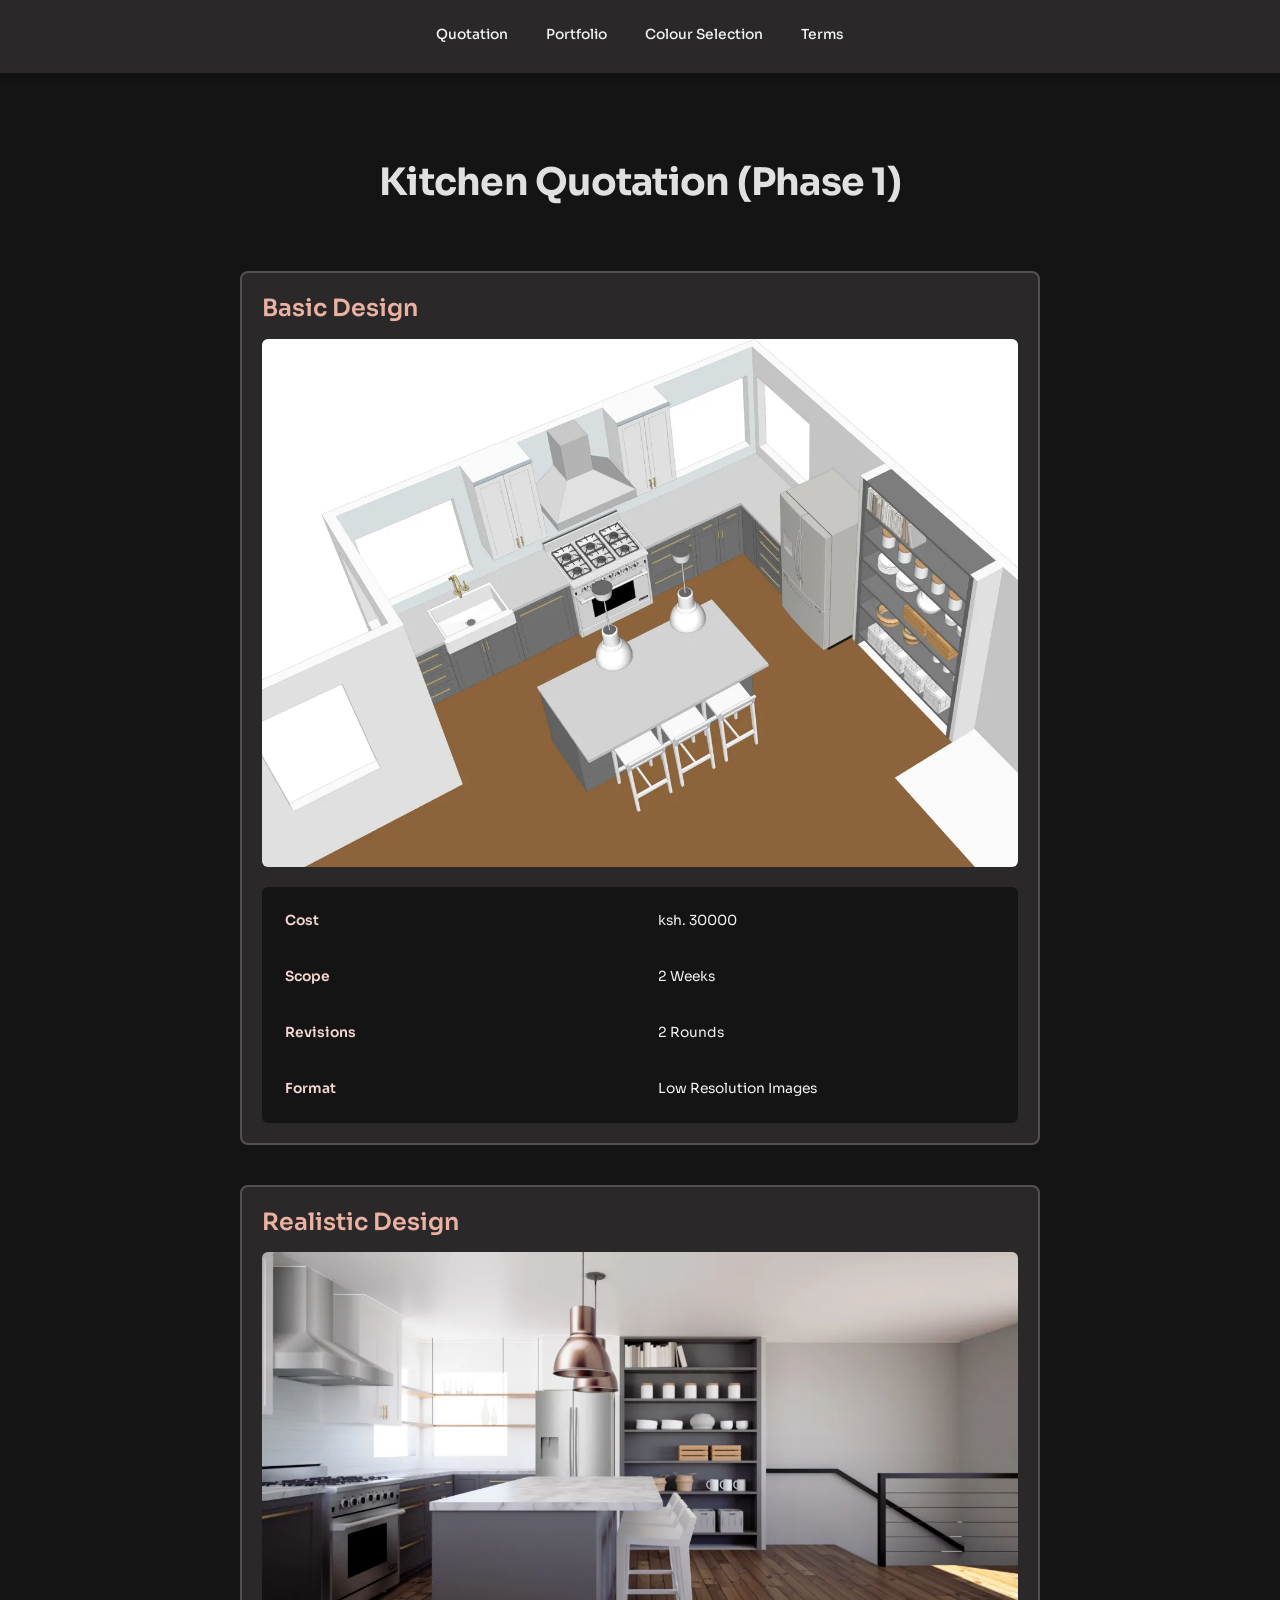
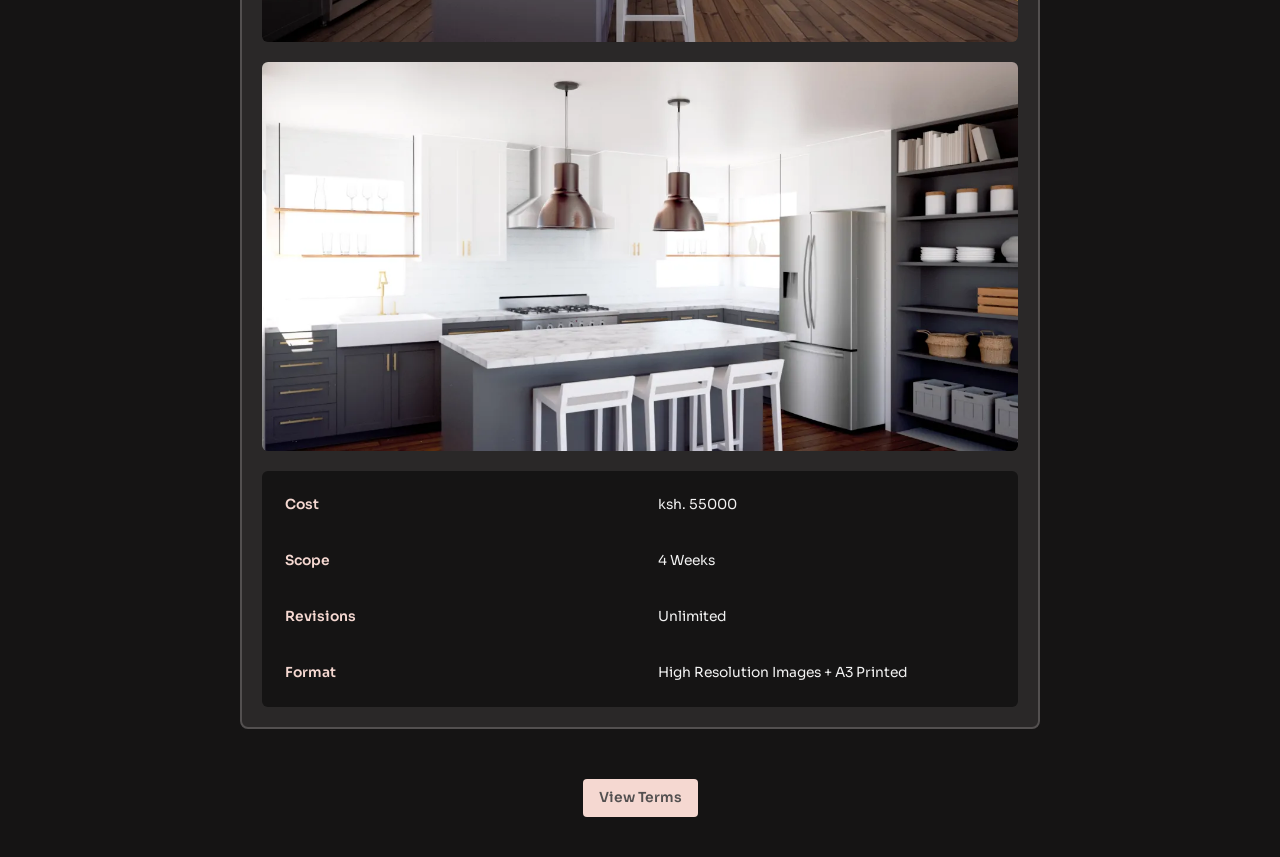
<file: quotation.html>
<!DOCTYPE html>
<html lang="en">
<head>
    <meta charset="UTF-8">
    <meta name="viewport" content="width=device-width, initial-scale=1.0">
    <title>Quotation - Renders Portfolio</title>
    <link rel="stylesheet" href="styles.css">
    <link rel="preconnect" href="https://fonts.googleapis.com">
    <link rel="preconnect" href="https://fonts.gstatic.com" crossorigin>
    <link href="https://fonts.googleapis.com/css2?family=Anton&family=Archivo+Narrow:ital,wght@0,400..700;1,400..700&family=Barlow+Condensed:ital,wght@0,100;0,200;0,300;0,400;0,500;0,600;0,700;0,800;0,900;1,100;1,200;1,300;1,400;1,500;1,600;1,700;1,800;1,900&family=Barlow:ital,wght@0,100;0,200;0,300;0,400;0,500;0,600;0,700;0,800;0,900;1,100;1,200;1,300;1,400;1,500;1,600;1,700;1,800;1,900&family=Bricolage+Grotesque:opsz,wght@12..96,200..800&family=Bungee+Hairline&family=Bungee+Inline&family=Bungee+Outline&family=Bungee+Shade&family=Bungee+Spice&family=Cabin+Sketch:wght@400;700&family=Comfortaa:wght@300..700&family=Courier+Prime:ital,wght@0,400;0,700;1,400;1,700&family=DM+Serif+Display:ital@0;1&family=DM+Serif+Text:ital@0;1&family=IBM+Plex+Sans:ital,wght@0,100..700;1,100..700&family=Iosevka+Charon:ital,wght@0,300;0,400;0,500;0,700;1,300;1,400;1,500;1,700&family=Macondo&family=Ojuju:wght@200..800&family=Outfit:wght@100..900&family=Pixelify+Sans:wght@400..700&family=Plus+Jakarta+Sans:ital,wght@0,200..800;1,200..800&family=Poiret+One&family=Press+Start+2P&family=Rubik+Dirt&family=Russo+One&family=Schibsted+Grotesk:ital,wght@0,400..900;1,400..900&family=Silkscreen:wght@400;700&family=Sora:wght@100..800&family=Space+Grotesk:wght@300..700&family=Urbanist:ital,wght@0,100..900;1,100..900&family=VT323&display=swap" rel="stylesheet">
</head>
<body>
    <!-- Navigation Bar -->
    <nav class="navbar">
        <div class="navbar-container">
            <div class="navbar-brand">RM</div>
            
            <!-- Desktop Menu -->
            <ul class="nav-menu">
                <li class="nav-item"><a href="#" onclick="goToPage('quotation.html')" class="nav-link">Quotation</a></li>
                <li class="nav-item"><a href="#" onclick="goToPage('index.html')" class="nav-link">Portfolio</a></li>
                <li class="nav-item"><a href="#" onclick="goToPage('colour-selection.html')" class="nav-link">Colour Selection</a></li>
                <!--<li class="nav-item"><a href="#" onclick="goToPage('designs.html')" class="nav-link">Designs</a></li>-->
                <li class="nav-item"><a href="#" onclick="goToPage('terms.html')" class="nav-link">Terms</a></li>
            </ul>
            
            <!-- Mobile Menu Toggle -->
            <button class="hamburger" id="hamburger">
                <img src="images/menu.svg" alt="Menu" class="hamburger-icon" id="hamburgerIcon">
            </button>
        </div>
    </nav>
    
    <!-- Mobile Menu Overlay -->
    <div class="menu-overlay" id="menuOverlay"></div>
    
    <!-- Mobile Menu -->
    <div class="mobile-menu" id="mobileMenu">
        <div class="mobile-menu-header">
            <button class="mobile-close-btn" id="closeMenu">
                <img src="images/close.svg" alt="Close" class="mobile-close-icon">
            </button>
        </div>
        <ul class="mobile-nav-menu">
            <li class="mobile-nav-item"><a href="#" onclick="goToPage('quotation.html')" class="mobile-nav-link">Quotation</a></li>
            <li class="mobile-nav-item"><a href="#" onclick="goToPage('index.html')" class="mobile-nav-link">Portfolio</a></li>
            <li class="mobile-nav-item"><a href="#" onclick="goToPage('colour-selection.html')" class="mobile-nav-link">Colour Selection</a></li>
            <!--<li class="mobile-nav-item"><a href="#" onclick="goToPage('designs.html')" class="mobile-nav-link">Designs</a></li>-->
            <li class="mobile-nav-item"><a href="#" onclick="goToPage('terms.html')" class="mobile-nav-link">Terms</a></li>
        </ul>
    </div>
    
    <main class="container">
        <header class="header">
            <h1 class="heading">Kitchen Quotation (Phase 1)</h1>
        </header>

        <section class="content-area">
            <div class="design-packages">
                <!-- Basic Design Card -->
                <div class="design-card">
                    <h2 class="design-card-title">Basic Design</h2>
                    <div class="design-card-inner">
                        <div class="images-container">
                            <img src="images/bsc.webp" alt="Basic Design Sample 1" class="design-image">
                        </div>

                        <div class="pricing-grid">
                            <div class="grid-item">Cost</div>
                            <div class="grid-item">ksh. 30000</div>
                            <div class="grid-item">Scope</div>
                            <div class="grid-item">2 Weeks</div>
                            <div class="grid-item">Revisions</div>
                            <div class="grid-item">2 Rounds</div>
                            <div class="grid-item">Format</div>
                            <div class="grid-item">Low Resolution Images</div>
                        </div>

                    </div>
                </div>

                <!-- Advanced Design Card -->
                <div class="design-card">
                    <h2 class="design-card-title">Realistic Design</h2>
                    <div class="design-card-inner">
                        <div class="images-container">
                            <img src="images/adv.webp" alt="Advanced Design Sample 1" class="design-image">
                        </div>
                        <div class="images-container">
                            <img src="images/adv2.webp" alt="Advanced Design Sample 1" class="design-image">
                        </div>

                        <div class="pricing-grid">
                            <div class="grid-item">Cost</div>
                            <div class="grid-item">ksh. 55000</div>
                            <div class="grid-item">Scope</div>
                            <div class="grid-item">4 Weeks</div>
                            <div class="grid-item">Revisions</div>
                            <div class="grid-item">Unlimited</div>
                            <div class="grid-item">Format</div>
                            <div class="grid-item">High Resolution Images + A3 Printed</div>
                        </div>

                    </div>
                </div>

                <a href="#" onclick="goToPage('terms.html')" class="view-terms-link">View Terms</a>
            </div>
        </section>
    </main>

    <script type="module" src="main.js"></script>
</body>
</html>
</file>
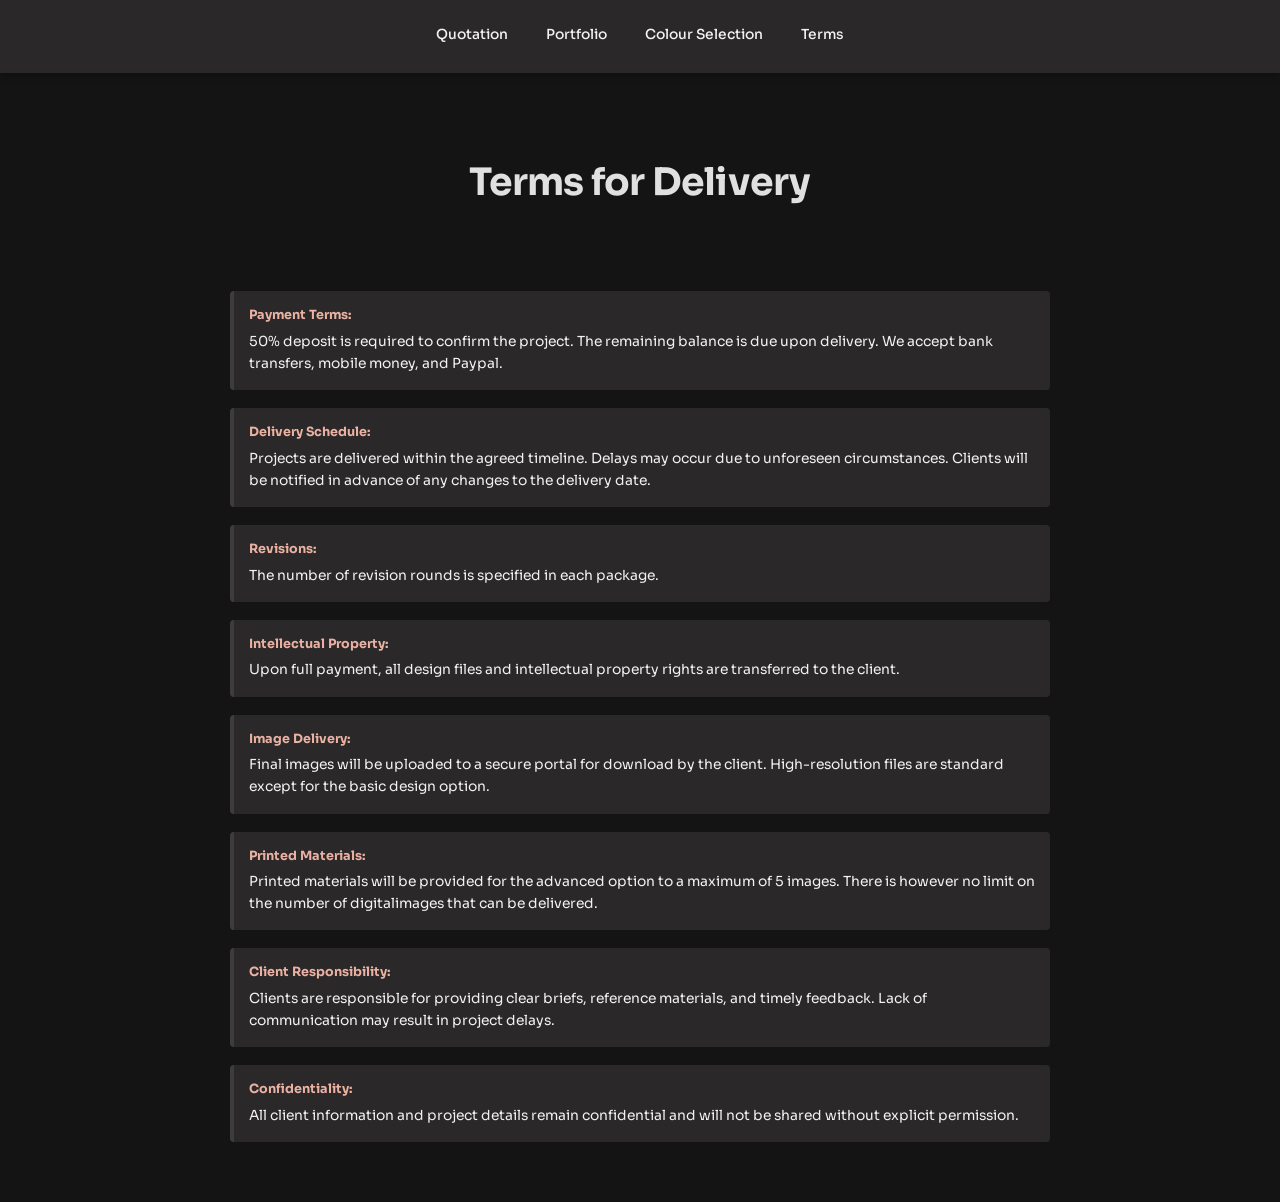
<file: terms.html>
<!DOCTYPE html>
<html lang="en">
<head>
    <meta charset="UTF-8">
    <meta name="viewport" content="width=device-width, initial-scale=1.0">
    <title>Terms for Delivery - Renders Portfolio</title>
    <link rel="stylesheet" href="styles.css">
    <link rel="preconnect" href="https://fonts.googleapis.com">
    <link rel="preconnect" href="https://fonts.gstatic.com" crossorigin>
    <link href="https://fonts.googleapis.com/css2?family=Anton&family=Archivo+Narrow:ital,wght@0,400..700;1,400..700&family=Barlow+Condensed:ital,wght@0,100;0,200;0,300;0,400;0,500;0,600;0,700;0,800;0,900;1,100;1,200;1,300;1,400;1,500;1,600;1,700;1,800;1,900&family=Barlow:ital,wght@0,100;0,200;0,300;0,400;0,500;0,600;0,700;0,800;0,900;1,100;1,200;1,300;1,400;1,500;1,600;1,700;1,800;1,900&family=Bricolage+Grotesque:opsz,wght@12..96,200..800&family=Bungee+Hairline&family=Bungee+Inline&family=Bungee+Outline&family=Bungee+Shade&family=Bungee+Spice&family=Cabin+Sketch:wght@400;700&family=Comfortaa:wght@300..700&family=Courier+Prime:ital,wght@0,400;0,700;1,400;1,700&family=DM+Serif+Display:ital@0;1&family=DM+Serif+Text:ital@0;1&family=IBM+Plex+Sans:ital,wght@0,100..700;1,100..700&family=Iosevka+Charon:ital,wght@0,300;0,400;0,500;0,700;1,300;1,400;1,500;1,700&family=Macondo&family=Ojuju:wght@200..800&family=Outfit:wght@100..900&family=Pixelify+Sans:wght@400..700&family=Plus+Jakarta+Sans:ital,wght@0,200..800;1,200..800&family=Poiret+One&family=Press+Start+2P&family=Rubik+Dirt&family=Russo+One&family=Schibsted+Grotesk:ital,wght@0,400..900;1,400..900&family=Silkscreen:wght@400;700&family=Sora:wght@100..800&family=Space+Grotesk:wght@300..700&family=Urbanist:ital,wght@0,100..900;1,100..900&family=VT323&display=swap" rel="stylesheet">
</head>
<body>
    <!-- Navigation Bar -->
    <nav class="navbar">
        <div class="navbar-container">
            <div class="navbar-brand">RM</div>
            
            <!-- Desktop Menu -->
            <ul class="nav-menu">
                <li class="nav-item"><a href="#" onclick="goToPage('quotation.html')" class="nav-link">Quotation</a></li>
                <li class="nav-item"><a href="#" onclick="goToPage('index.html')" class="nav-link">Portfolio</a></li>
                <li class="nav-item"><a href="#" onclick="goToPage('colour-selection.html')" class="nav-link">Colour Selection</a></li>
                <!--<li class="nav-item"><a href="#" onclick="goToPage('designs.html')" class="nav-link">Designs</a></li>-->
                <li class="nav-item"><a href="#" onclick="goToPage('terms.html')" class="nav-link">Terms</a></li>
            </ul>
            
            <!-- Mobile Menu Toggle -->
            <button class="hamburger" id="hamburger">
                <img src="images/menu.svg" alt="Menu" class="hamburger-icon" id="hamburgerIcon">
            </button>
        </div>
    </nav>
    
    <!-- Mobile Menu Overlay -->
    <div class="menu-overlay" id="menuOverlay"></div>
    
    <!-- Mobile Menu -->
    <div class="mobile-menu" id="mobileMenu">
        <div class="mobile-menu-header">
            <button class="mobile-close-btn" id="closeMenu">
                <img src="images/close.svg" alt="Close" class="mobile-close-icon">
            </button>
        </div>
        <ul class="mobile-nav-menu">
            <li class="mobile-nav-item"><a href="#" onclick="goToPage('quotation.html')" class="mobile-nav-link">Quotation</a></li>
            <li class="mobile-nav-item"><a href="#" onclick="goToPage('index.html')" class="mobile-nav-link">Portfolio</a></li>
            <li class="mobile-nav-item"><a href="#" onclick="goToPage('colour-selection.html')" class="mobile-nav-link">Colour Selection</a></li>
            <!--<li class="mobile-nav-item"><a href="#" onclick="goToPage('designs.html')" class="mobile-nav-link">Designs</a></li>-->
            <li class="mobile-nav-item"><a href="#" onclick="goToPage('terms.html')" class="mobile-nav-link">Terms</a></li>
        </ul>
    </div>
    
    <main class="container">
        <header class="header">
            <h1 class="heading">Terms for Delivery</h1>
        </header>

        <section class="content-area">
            <div class="terms-content">
                <ul class="terms-list">
                    <li class="term-item">
                        <strong>Payment Terms:</strong> 50% deposit is required to confirm the project. The remaining balance is due upon delivery. We accept bank transfers, mobile money, and Paypal.
                    </li>
                    <li class="term-item">
                        <strong>Delivery Schedule:</strong> Projects are delivered within the agreed timeline. Delays may occur due to unforeseen circumstances. Clients will be notified in advance of any changes to the delivery date.
                    </li>
                    <li class="term-item">
                        <strong>Revisions:</strong> The number of revision rounds is specified in each package. <!--Additional revisions beyond the agreed limit will incur extra charges at ksh. 5000 per round.-->
                    </li>
                    <li class="term-item">
                        <strong>Intellectual Property:</strong> Upon full payment, all design files and intellectual property rights are transferred to the client. <!--The designer retains the right to use the work in portfolio and promotional materials.-->
                    </li>
                    <!--<li class="term-item">
                        <strong>Cancellation Policy:</strong> Projects cancelled before work begins will result in loss of the deposit. Cancellations during production will be charged for work already completed.
                    </li>-->
                    <li class="term-item">
                        <strong>Image Delivery:</strong> Final images will be uploaded to a secure portal for download by the client. High-resolution files are standard except for the basic design option.
                    </li>
                    <li class="term-item">
                        <strong>Printed Materials:</strong> Printed materials will be provided for the advanced option to a maximum of 5 images. There is however no limit on the number of digitalimages that can be delivered.
                    </li>
                    <li class="term-item">
                        <strong>Client Responsibility:</strong> Clients are responsible for providing clear briefs, reference materials, and timely feedback. Lack of communication may result in project delays.
                    </li>
                    <li class="term-item">
                        <strong>Confidentiality:</strong> All client information and project details remain confidential and will not be shared without explicit permission.
                    </li>
                </ul>
            </div>
        </section>
    </main>

    <script type="module" src="main.js"></script>
</body>
</html>
</file>
<file: styles.css>
html {
   box-sizing: border-box;
   font-family: "Sora", monospace;
   font-size: 62.5%;
}


*, *::before, *::after {
   box-sizing: inherit;
}


 :root {
   --nt-050: #f2f2f2;
   --nt-50: #e1e0e0;
   --nt-100: #c3c1c1;
   --nt-200: #a4a2a2;
   --nt-300: #868383;
   --nt-400: #686464;
   --nt-500: #535050;
   --nt-600: #3e3c3c;
   --nt-700: #2a2828;
   --nt-800: #151414;

   --p-050: #faece8;
   --p-50: #f5d8d1;
   --p-100: #ebb2a4;
   --p-200: #e18b76;
   --p-300: #d76549;
   --p-400: #cd3e1b;
   --p-500: #a43216;
   --p-600: #7b2510;
   --p-700: #52190b;
   --p-800: #290c05;

   --s-050: #e6f3f2;
   --s-50:  #cce7e5;
   --s-100: #99cfcb;
   --s-200: #66b7b2;
   --s-300: #339f98;
   --s-400: #00877f;
   --s-500: #006b63;
   --s-600: #005047;
   --s-700: #00352f;
   --s-800: #001a17;

   --n-50: #f7f7f7;
   --n-100: #e4e4e4;
   --n-200: #c8c8c8;
   --n-300: #a8a8a8;
   --n-400: #7a7a7a;

   --success-50: #e6f4ec;
   --success-100: #b8e0c9;
   --success-200: #7fc89d;
   --success-300: #47b071;
   --success-400: #1f8f4d;

   --warning-050: #fff9e6;
   --warning-100: #ffe999;
   --warning-200: #ffd366;
   --warning-300: #ffb733;
   --warning-400: #e68a00;

   --error-050: #fdeaea;
   --error-100: #f5b8b8;
   --error-200: #eb7f7f;
   --error-300: #e04747;
   --error-400: #b81f1f;
 }

 h1 {
   font-size: clamp(3rem, 2.5rem + 1vw, 6rem);
   line-height: 1.2;
}


h2 {
   font-size: clamp(2.4rem, 2rem + 0.8vw, 4.8rem);
   line-height: 1.25;
}


h3 {
   font-size: clamp(1.8rem, 1.6rem + 0.6vw, 3.6rem);
   line-height: 1.3;
}


h4 {
   font-size: clamp(1.4rem, 1.2rem + 0.4vw, 2.4rem);
   line-height: 1.4;
}


h5 {
   font-size: clamp(1.2rem, 1rem + 0.3vw, 2rem);
   line-height: 1.5;
}


h6 {
   font-size: clamp(1.1rem, 0.95rem + 0.25vw, 1.8rem);
   line-height: 1.55;
}


p {
   font-size: clamp(1.2rem, 1rem + 0.3vw, 1.6rem);
   line-height: 1.6;
   color: var(--nt-800);
}


/* ===== Base Styles ===== */
body {
   margin: 0;
   padding: 0;
   background-color: var(--nt-800);
   color: var(--nt-050);
   line-height: 1.6;
}

a, button {
   text-decoration: none;
   border: none;
   cursor: pointer;
}

img {
   max-width: 100%;
   height: auto;
   display: block;
}


/* ===== Navigation Bar ===== */
.navbar {
   position: fixed;
   top: 0;
   left: 0;
   width: 100%;
   background-color: var(--nt-700);
   padding: clamp(1.2rem, 1rem + 1vw, 1.8rem) clamp(1.5rem, 1rem + 2vw, 2rem);
   box-shadow: 0 2px 8px rgba(0, 0, 0, 0.3);
   z-index: 100;
}

.navbar-container {
   max-width: 900px;
   margin: 0 auto;
   display: flex;
   align-items: center;
   justify-content: center;
   width: 100%;
}

.navbar-brand {
   display: none;
}

.nav-menu {
   display: flex;
   list-style: none;
   margin: 0;
   padding: 0;
   gap: clamp(2rem, 2.5rem + 1vw, 4rem);
}

.nav-item {
   position: relative;
}

.nav-link {
   font-size: clamp(1.2rem, 1rem + 0.3vw, 2rem);
   font-weight: 500;
   color: var(--nt-050);
   transition: color 0.3s ease;
   padding: 0.7rem 0;
   border-bottom: 2px solid transparent;
   transition: border-color 0.3s ease;
   display: inline-block;
   min-height: 2.8rem;
   display: flex;
   align-items: center;
   line-height: 1.5;
}

.nav-link:hover {
   color: var(--p-100);
   border-bottom: 2px solid var(--p-100);
}

/* Hamburger Menu (Hidden on Desktop) */
.hamburger {
   display: none;
   flex-direction: column;
   cursor: pointer;
   gap: 0.5rem;
   background: none;
   border: none;
   padding: 0;
   width: 2.4rem;
   height: 2.4rem;
   align-items: center;
   justify-content: center;
}

.hamburger-icon {
   width: 2.4rem;
   height: 2.4rem;
   filter: brightness(0) invert(1);
}

/* Mobile Menu (Hidden by Default) */
.menu-overlay {
   display: none;
   position: fixed;
   top: 0;
   left: 0;
   width: 100%;
   height: 100%;
   background-color: rgba(0, 0, 0, 0.5);
   z-index: 98;
   transition: opacity 0.3s ease;
}

.menu-overlay.active {
   display: block;
}

.mobile-menu {
   display: none;
   position: fixed;
   top: -75%;
   left: 0;
   width: 100%;
   height: 60vh;
   background-color: var(--nt-700);
   transition: top 0.3s ease;
   z-index: 99;
   overflow-y: auto;
}

.mobile-menu.active {
   top: 0;
   display: flex;
   flex-direction: column;
   justify-content: center;
}

.mobile-menu-header {
   position: sticky;
   top: 0;
   padding: 1.5rem 2rem;
   border-bottom: 1px solid var(--nt-600);
   background-color: var(--nt-700);
   z-index: 100;
   display: none;
}

.mobile-close-btn {
   background: none;
   padding: 0;
   width: 2.4rem;
   height: 2.4rem;
   display: flex;
   align-items: center;
   justify-content: center;
   cursor: pointer;
   border: none;
}

.mobile-close-icon {
   width: 100%;
   height: 100%;
   filter: brightness(0) invert(1);
}

.mobile-nav-menu {
   list-style: none;
   margin: 0;
   padding: 0;
   display: flex;
   flex-direction: column;
   align-items: center;
   gap: 0;
   margin-top: 10%;
}

.mobile-nav-item {
   border-bottom: 1px solid var(--nt-600);
}

.mobile-nav-item:first-child {
   border-top: none;
}

.mobile-nav-link {
   display: block;
   padding: 1.5rem 2rem;
   font-size: clamp(1.2rem, 1rem + 0.3vw, 2rem);
   font-weight: 500;
   color: var(--nt-050);
   transition: background-color 0.3s ease, color 0.3s ease;
   line-height: 1.5;
}

.mobile-nav-link:active {
   background-color: var(--nt-600);
   color: var(--p-400);
}

/* ===== Responsive Design ===== */
@media (max-width: 768px) {
   .nav-menu {
      display: none;
   }

   .hamburger {
      display: flex;
   }

   .mobile-menu {
      display: block;
   }
}

@media (min-width: 769px) {
   .mobile-menu {
      display: none !important;
   }
}


/* ===== Container & Header ===== */
.container {
   max-width: 900px;
   margin: 0 auto;
   padding: clamp(8rem, 6rem + 4vw, 10rem) clamp(1.5rem, 1rem + 2vw, 2rem) clamp(2rem, 1.5rem + 2vw, 4rem) clamp(1.5rem, 1rem + 2vw, 2rem);
   margin-top: 6rem;
}

.header {
   margin-bottom: clamp(5rem, 4rem + 2vw, 7.2rem);
   text-align: center;
}

.heading {
   font-size: clamp(3rem, 2.5rem + 1vw, 6rem);
   font-weight: 700;
   margin: 0;
   color: var(--nt-50);
   letter-spacing: -0.02em;
   line-height: 1.2;
}

.header h5 {
    font-weight: 50;
}


/* ===== Gallery Sections ===== */
.gallery-section {
   margin-bottom: clamp(8rem, 6rem + 3vw, 12rem);
}

.gallery-section:last-child {
   margin-bottom: 0;
}

.section-heading {
    display: flex;
    justify-content: center;
   font-size: clamp(2.4rem, 2rem + 0.8vw, 4.8rem);
   font-weight: 600;
   margin: 0 0 2rem 0;
   color: var(--nt-200);
   letter-spacing: -0.01em;
   text-transform: capitalize;
   line-height: 1.25;
}

/* ===== Gallery Grid ===== */
.gallery {
   display: flex;
   flex-direction: column;
   gap: clamp(2rem, 1.5rem + 2vw, 3rem);
}

.gallery-item {
   cursor: pointer;
   overflow: hidden;
   border-radius: 0.4rem;
   aspect-ratio: 4 / 3;
   background-color: var(--nt-700);
   transition: transform 0.3s ease, box-shadow 0.3s ease;
   line-height: 1.2;
}

.gallery-item:hover {
   transform: scale(1.02);
   box-shadow: 0 8px 24px rgba(0, 0, 0, 0.4);
}

.gallery-image {
   width: 100%;
   height: 100%;
   object-fit: cover;
   transition: transform 0.3s ease;
}

.gallery-item:hover .gallery-image {
   transform: scale(1.03);
}


/* ===== Lightbox Modal ===== */
.lightbox {
   display: none;
   position: fixed;
   top: 0;
   left: 0;
   width: 100%;
   height: 100%;
   background-color: rgba(21, 20, 20, 0.95);
   backdrop-filter: blur(2px);
   z-index: 1000;
   align-items: center;
   justify-content: center;
}

.lightbox.active {
   display: flex;
}

.lightbox-content {
   position: relative;
   width: 90%;
   height: 90%;
   display: flex;
   align-items: center;
   justify-content: center;
}

.lightbox-image {
   max-width: 100%;
   max-height: 100%;
   object-fit: contain;
   border-radius: 0.4rem;
}

.lightbox-close {
   position: absolute;
   top: 2rem;
   right: 2rem;
   background: none;
   padding: 0.8rem;
   display: flex;
   align-items: center;
   justify-content: center;
   border-radius: 0.4rem;
   transition: background-color 0.3s ease, transform 0.2s ease;
   z-index: 1001;
}

.lightbox-close:hover {
   background-color: rgba(205, 62, 27, 0.2);
   transform: scale(1.1);
}

.lightbox-close:active {
   transform: scale(0.95);
}

.lightbox-nav {
   position: absolute;
   top: 50%;
   transform: translateY(-50%);
   background: none;
   padding: 1.2rem;
   display: flex;
   align-items: center;
   justify-content: center;
   border-radius: 8px;
   transition: background-color 0.3s ease, transform 0.2s ease;
   z-index: 1001;
}

.lightbox-nav:hover {
   background-color: var(--nt-400);
   transform: translateY(-50%) scale(1.1);
}

.lightbox-nav-prev {
   left: 2rem;
}

.lightbox-nav-next {
   right: 2rem;
}

svg.icon {
   width: 40px;
   height: 4rem;
   fill: var(--nt-200);
}


/* ===== Responsive Design ===== */
@media (max-width: 768px) {
   .container {
      padding: clamp(3rem, 2rem + 4vw, 4rem) 1.5rem;
   }

   .section-heading {
        display: flex;
        justify-content: center;
        gap: 0.8rem;
   }

   .gallery {
      gap: clamp(1.5rem, 1rem + 1.5vw, 2.4rem);
   }

   .lightbox-nav {
      display: none;
   }

   .lightbox-close {
      padding: 0.6rem;
   }

   .icon {
      width: 2rem;
      height: 2rem;
   }
}

@media (max-width: 480px) {
   .container {
      padding: clamp(2.4rem, 1.5rem + 3vw, 3rem) 1rem;
   }

   .gallery {
      gap: clamp(1rem, 0.8rem + 1.5vw, 1.8rem);
   }

   .lightbox-close {
      top: 1rem;
      right: 1rem;
      padding: 0.5rem;
   }

   .icon {
      width: 1.6rem;
      height: 1.6rem;
   }
}


/* ===== Design Packages & Cards ===== */
.design-packages {
   display: flex;
   flex-direction: column;
   gap: clamp(2.5rem, 2rem + 2vw, 4rem);
   align-items: center;
   justify-content: center;
   width: 100%;
}

.design-card {
   width: 100%;
   max-width: 80rem;
   border: 2px solid var(--nt-500);
   border-radius: 0.8rem;
   padding: clamp(1.5rem, 1rem + 1.5vw, 2rem);
   background-color: var(--nt-700);
   display: flex;
   flex-direction: column;
}

.design-card-title {
   margin: 0 0 1.5rem 0;
   font-size: clamp(1.8rem, 1.6rem + 0.6vw, 3.6rem);
   font-weight: 600;
   color: var(--p-100);
   line-height: 1.3;
}

.design-card-inner {
   display: flex;
   flex-direction: column;
   gap: clamp(1.5rem, 1rem + 1.5vw, 2rem);
}

.images-container {
   display: flex;
   justify-content: center;
   align-items: center;
   min-height: 25rem;
   border-radius: 0.6rem;
   overflow: hidden;
   background-color: var(--nt-800);
}

.design-image {
   width: 100%;
   height: 100%;
   object-fit: cover;
}

/* Pricing Grid */
.pricing-grid {
   display: grid;
   grid-template-columns: 1fr 1fr;
   gap: clamp(0.8rem, 0.5rem + 1vw, 2rem) clamp(1rem, 0.8rem + 1.5vw, 2rem);
   padding: clamp(1rem, 0.8rem + 1vw, 1.5rem);
   background-color: var(--nt-800);
   border-radius: 0.6rem;
}

.grid-item {
   display: flex;
   align-items: center;
   font-size: clamp(1.2rem, 1rem + 0.3vw, 1.6rem);
   padding: 0.8rem;
   color: var(--nt-050);
   line-height: 1.6;
}

.grid-item:nth-child(odd) {
   font-weight: 600;
   color: var(--p-50);
}

/* View Terms Link */
.view-terms-link {
   display: inline-block;
   padding: 0.8rem 1.6rem;
   background-color: var(--p-50);
   color: var(--nt-500);
   border-radius: 0.4rem;
   font-weight: 600;
   font-size: clamp(1.2rem, 1rem + 0.3vw, 1.6rem);
   transition: all 0.3s ease;
   margin-top: 1rem;
   line-height: 1.6;
}

.view-terms-link:hover {
   background-color: var(--p-300);
   transform: translateX(4px);
}

/* Terms Content */
.terms-content {
   padding: clamp(1.5rem, 1rem + 2vw, 2rem);
}

.terms-list {
   list-style: none;
   padding: 0;
   margin: 0;
   display: flex;
   flex-direction: column;
   gap: clamp(1.2rem, 1rem + 1vw, 1.8rem);
}

.term-item {
   padding: 1.5rem;
   background-color: var(--nt-700);
   border-left: 4px solid var(--nt-600);
   border-radius: 0.4rem;
   font-size: clamp(1.2rem, 1rem + 0.3vw, 1.6rem);
   line-height: 1.6;
   color: var(--nt-050);
   transition: all 0.3s ease;
}

.term-item:hover {
   border-left-color: var(--p-200);
   background-color: var(--nt-600);
}

.term-item strong {
   color: var(--p-100);
   display: block;
   margin-bottom: 0.5rem;
   font-size: clamp(1.1rem, 0.95rem + 0.25vw, 1.8rem);
   line-height: 1.55;
}

/* ===== Colour Selection ===== */
.colour-select-section {
   display: flex;
   flex-direction: column;
   align-items: center;
   justify-content: center;
   margin-bottom: clamp(3rem, 5vw, 5rem);
   padding-bottom: clamp(2rem, 3vw, 3rem);
   border-bottom: 2px solid var(--nt-600);
}

.section-title {
   color: var(--p-100);
   margin-bottom: clamp(1.5rem, 3vw, 2.5rem);
   font-weight: 600;
}

.materials-grid {
   display: grid;
   grid-template-columns: 1fr;
   gap: clamp(1.5rem, 3vw, 2.5rem);
}

/* Tablet: 2 columns */
@media (min-width: 481px) and (max-width: 767px) {
   .materials-grid {
      grid-template-columns: repeat(2, 1fr);
   }
}

/* Small Desktop: 3 columns */
@media (min-width: 768px) and (max-width: 1023px) {
   .materials-grid {
      grid-template-columns: repeat(3, 1fr);
   }
}

/* Large Desktop: 4 columns */
@media (min-width: 1024px) {
   .materials-grid {
      grid-template-columns: repeat(3, 1fr);
   }
}

/* Material Container */
.material-cont {
   display: flex;
   flex-direction: column;
   background-color: var(--nt-700);
   border-radius: 0.8rem;
   overflow: hidden;
   transition: transform 0.3s ease, box-shadow 0.3s ease;
   border: 2px solid var(--nt-600);
}

.material-cont:hover {
   transform: translateY(-4px);
   box-shadow: 0 8px 16px rgba(0, 0, 0, 0.4);
   border-color: var(--nt-500);
}

.material-image {
   width: 100%;
   aspect-ratio: 1 / 1;
   object-fit: cover;
   display: block;
}

.material-name-cont {
   display: flex;
   flex-direction: column;
   align-items: center;
   justify-content: space-between;
   padding: clamp(1.6rem, 2vw, 2rem);
   gap: 1.6rem;
   background-color: var(--nt-600);
}

.material-name {
   font-size: clamp(1rem, 1.5vw, 1.3rem);
   color: var(--nt-100);
   flex: 1;
   word-break: break-word;
}

/* Add Button (Success Colors) */
.material-add-btn {
   padding: 0.6rem 1.2rem;
   height: 3.2rem;
   width: 8rem;
   background-color: var(--s-500);
   color: var(--nt-50);
   border-radius: 0.4rem;
   border: 1px solid var(--nt-300);
   font-weight: 600;
   font-size: clamp(1.2rem, 1.2vw, 1.3rem);
   transition: all 0.2s ease;
   white-space: nowrap;
   flex-shrink: 0;
}

.material-add-btn:hover {
   background-color: var(--s-500);
   transform: scale(1.05);
}

.material-add-btn:active {
   transform: scale(0.98);
}

/* Selected Colors Section */
.colour-selected-section {
   display: flex;
   flex-direction: column;
   align-items: center;
   margin-top: clamp(2rem, 3vw, 3rem);
}

.selected-materials-container {
   display: grid;
   grid-template-columns: 1fr;
   gap: clamp(1.5rem, 3vw, 2.5rem);
   min-height: 150px;
}

/* Tablet: 2 columns */
@media (min-width: 481px) and (max-width: 767px) {
   .selected-materials-container {
      grid-template-columns: repeat(2, 1fr);
   }
}

/* Small Desktop: 3 columns */
@media (min-width: 768px) and (max-width: 1023px) {
   .selected-materials-container {
      grid-template-columns: repeat(3, 1fr);
   }
}

/* Large Desktop: 3 columns */
@media (min-width: 1024px) {
   .selected-materials-container {
      grid-template-columns: repeat(3, 1fr);
   }
}

.empty-state-message {
   width: 100%;
   text-align: center;
   color: var(--nt-300);
   font-style: italic;
   padding: clamp(2rem, 4vw, 3rem);
   font-size: clamp(1.1rem, 1.5vw, 1.4rem);
}

.empty-state-link {
   color: var(--s-400);
   text-decoration: none;
   font-weight: 600;
   transition: color 0.2s ease;
   display: inline;
}

.empty-state-link:hover {
   color: var(--s-300);
   text-decoration: underline;
}

/* Selected Material Container */
.selected-material-cont {
   display: flex;
   flex-direction: column;
   background-color: var(--nt-700);
   border-radius: 0.8rem;
   overflow: hidden;
   transition: transform 0.3s ease, box-shadow 0.3s ease;
   border: 2px solid var(--nt-600);
}

.selected-material-cont:hover {
   transform: translateY(-4px);
   box-shadow: 0 8px 16px rgba(0, 0, 0, 0.4);
   border-color: var(--s-300);
}

.selected-material-image {
   width: 100%;
   aspect-ratio: 1 / 1;
   object-fit: cover;
   display: block;
}

.selected-material-name-cont {
   display: flex;
   flex-direction: column;
   align-items: center;
   justify-content: space-between;
   padding: clamp(1.6rem, 2vw, 2rem);
   gap: 2rem;
   background-color: var(--nt-600);
}

.selected-material-name {
   font-size: clamp(1rem, 1.5vw, 1.3rem);
   color: var(--nt-100);
   flex: 1;
   word-break: break-word;
}

/* Remove Button (Error Colors) */
.material-remove-btn {
   padding: 0.6rem 1.2rem;
   height: 3.2rem;
   width: 8rem;
   background-color: var(--p-500);
   color: var(--nt-50);
   border-radius: 0.4rem;
   font-weight: 600;
   font-size: clamp(0.9rem, 1.2vw, 1.1rem);
   transition: all 0.2s ease;
   white-space: nowrap;
   flex-shrink: 0;
}

.material-remove-btn:hover {
   background-color: var(--error-300);
   transform: scale(1.05);
}

.material-remove-btn:active {
   transform: scale(0.98);
}

/* Key Modal */
.modal-overlay {
   position: fixed;
   top: 0;
   left: 0;
   width: 100%;
   height: 100%;
   background-color: rgba(0, 0, 0, 0.7);
   display: flex;
   justify-content: center;
   align-items: center;
   z-index: 1000;
}

.modal-content {
   background-color: var(--nt-700);
   border-radius: 0.8rem;
   padding: clamp(2rem, 4vw, 3rem);
   max-width: 400px;
   width: 90%;
   box-shadow: 0 12px 32px rgba(0, 0, 0, 0.5);
   border: 2px solid var(--nt-600);
}

.modal-content h3 {
   margin: 0 0 1.5rem 0;
   color: var(--p-100);
   font-size: clamp(1.4rem, 2vw, 1.8rem);
}

.key-input {
   width: 100%;
   padding: 0.8rem 1rem;
   margin-bottom: 1.5rem;
   border: 2px solid var(--nt-600);
   border-radius: 0.4rem;
   background-color: var(--nt-600);
   color: var(--nt-050);
   font-size: 1.2rem;
   font-family: inherit;
   transition: border-color 0.2s ease;
}

.key-input:focus {
   outline: none;
   border-color: var(--p-100);
   box-shadow: 0 0 0 3px rgba(225, 139, 118, 0.1);
}

.key-input::placeholder {
   color: var(--nt-400);
}

.modal-buttons {
   display: flex;
   gap: 2rem;
   justify-content: flex-end;
}

.btn-modal {
   padding: 0.7rem 1.5rem;
   border-radius: 0.4rem;
   font-weight: 600;
   font-size: clamp(1rem, 1.3vw, 1.2rem);
   transition: all 0.2s ease;
   cursor: pointer;
}

.btn-confirm {
   background-color: var(--s-400);
   color: var(--nt-800);
}

.btn-confirm:hover {
   background-color: var(--s-500);
}

.btn-confirm:active {
   transform: scale(0.98);
}

.btn-cancel {
   background-color: var(--nt-600);
   color: var(--nt-050);
   border: 1px solid var(--nt-500);
}

.btn-cancel:hover {
   background-color: var(--nt-500);
   border-color: var(--nt-400);
}

.btn-cancel:active {
   transform: scale(0.98);
}

/* Toast Notification */
.toast {
   position: fixed;
   bottom: clamp(1.5rem, 3vw, 2.5rem);
   right: clamp(1.5rem, 3vw, 2.5rem);
   padding: clamp(1rem, 2vw, 1.5rem) clamp(1.5rem, 3vw, 2rem);
   border-radius: 0.6rem;
   font-size: clamp(1rem, 1.3vw, 1.3rem);
   font-weight: 600;
   z-index: 999;
   animation: slideIn 0.3s ease forwards;
   max-width: 300px;
}

.toast-success {
   background-color: var(--s-400);
   color: var(--nt-800);
   border: 2px solid var(--s-500);
}

.toast-error {
   background-color: var(--error-400);
   color: var(--nt-050);
}

@keyframes slideIn {
   from {
      transform: translateX(400px);
      opacity: 0;
   }
   to {
      transform: translateX(0);
      opacity: 1;
   }
}

/* Responsive Adjustments */
@media (max-width: 768px) {
   .materials-grid {
      grid-template-columns: repeat(auto-fill, minmax(200px, 1fr));
   }

   .selected-materials-container {
      grid-template-columns: repeat(auto-fill, minmax(200px, 1fr));
   }

   .material-name-cont,
   .selected-material-name-cont {
      flex-direction: column;
   }

   .material-add-btn,
   .material-remove-btn {
      width: 100%;
      max-width: 12rem;
      text-align: center;
   }
}

@media (max-width: 480px) {
   .colour-selection-main {
      padding: clamp(1.5rem, 3vw, 2rem) clamp(1rem, 2vw, 1.5rem);
   }

   .materials-grid,
   .selected-materials-container {
      grid-template-columns: repeat(auto-fill, minmax(150px, 1fr));
      gap: 1rem;
   }

   .modal-content {
      padding: 1.5rem;
   }

   .btn-modal {
      width: 100%;
   }
}
</file>
